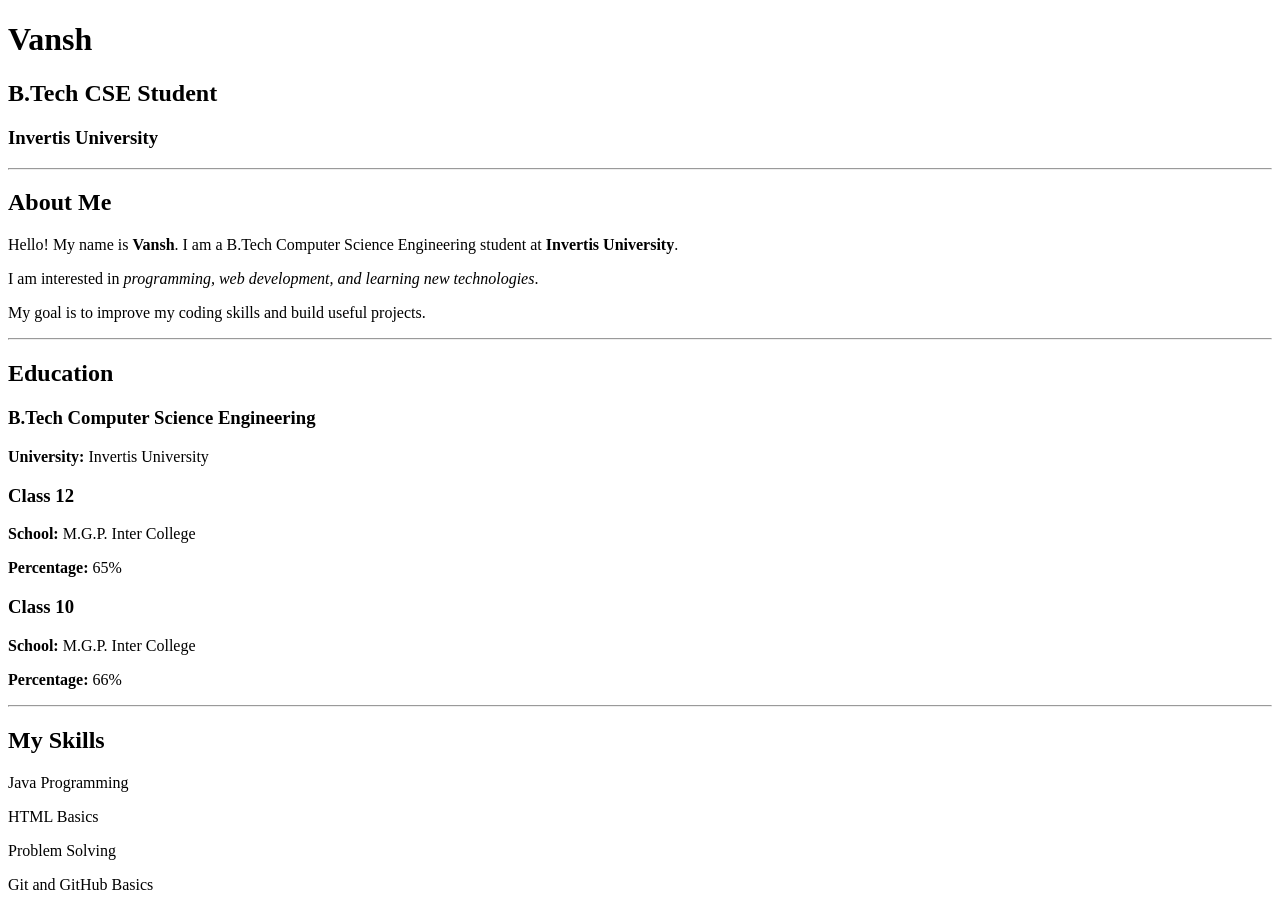
<file: week 2/index.html>
<!DOCTYPE html>
<html lang="en">
<head>
    <meta charset="UTF-8">
    <meta name="viewport" content="width=device-width, initial-scale=1.0">
    <title>Vansh - My resume</title>
</head>
<body>
    <h1>Vansh</h1>
    <h2>B.Tech CSE Student</h2>
    
    <h3>Invertis University</h3>
<!--About me section -->
<hr>
    <h2>About Me</h2>
<p>
    Hello! My name is <strong>Vansh</strong>.
    I am a B.Tech Computer Science Engineering student
    at <strong>Invertis University</strong>.
</p>

<p>
    I am interested in <em>programming, web development,
    and learning new technologies</em>.
</p>

<p>
    My goal is to improve my coding skills and build
    useful projects.
</p>
<!--Education Section -->
<hr>
<div id="education" class="section">

    <h2>Education</h2>

    <h3>B.Tech Computer Science Engineering</h3>
    <p><strong>University:</strong> Invertis University</p>

    <h3>Class 12</h3>
    <p><strong>School:</strong> M.G.P. Inter College</p>
    <p><strong>Percentage:</strong> 65%</p>

    <h3>Class 10</h3>
    <p><strong>School:</strong> M.G.P. Inter College</p>
    <p><strong>Percentage:</strong> 66%</p>

</div>
<!-- skill section -->
 <hr>
 <div id="skills" class="section">
    <h2>My Skills</h2>
    <p>Java Programming</p>
    <p>HTML Basics</p>
    <p>Problem Solving</p>
    <p>Git and GitHub Basics</p>

</div>
</body>
</html>
</file>
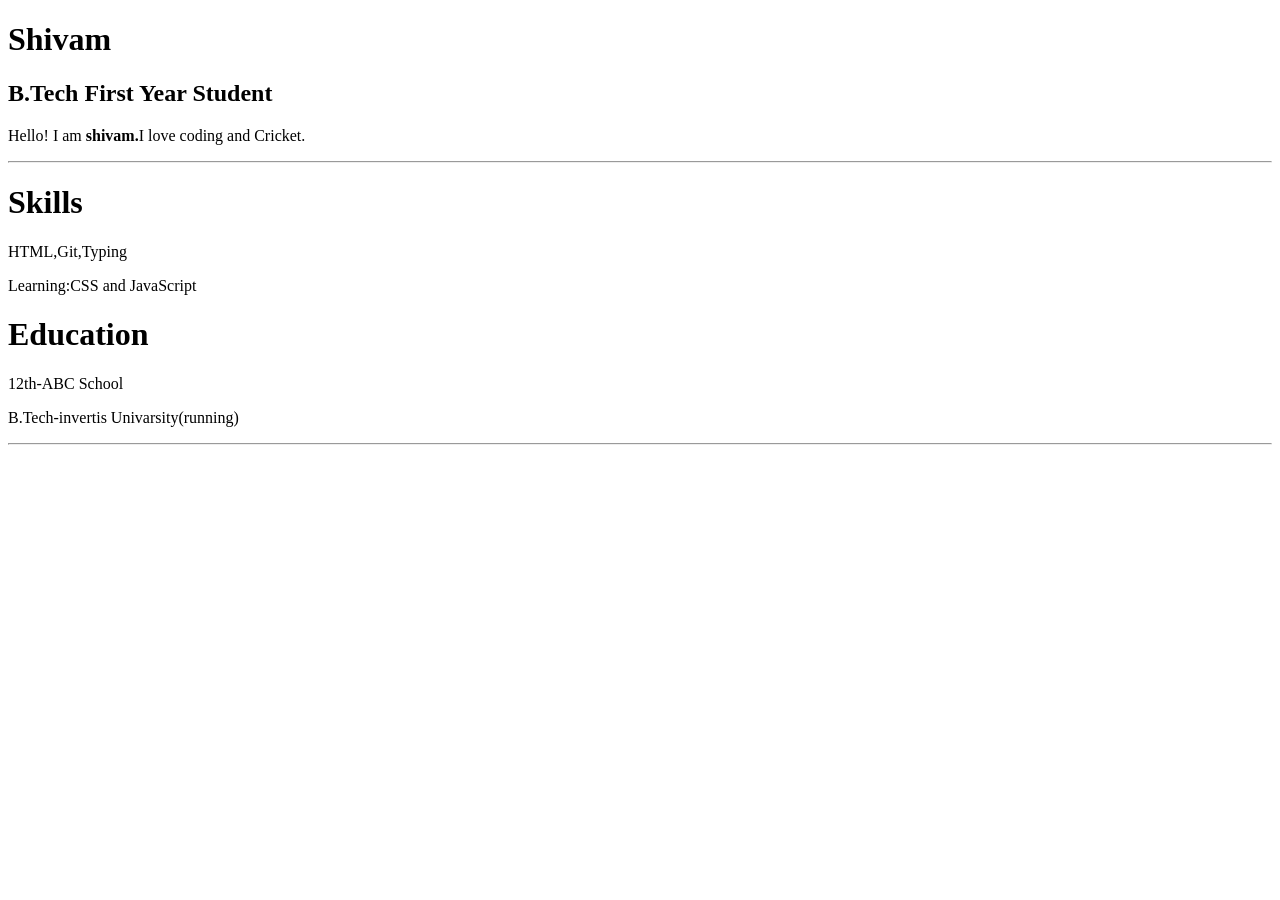
<file: Week2/index.html>
<!DOCTYPE html>
<html lang="en">
<head>
    <meta charset="UTF-8">
    <meta name="viewport" content="width=device-width, initial-scale=1.0">
    <title>Hello</title>
</head>
<body>
    <h1>Shivam</h1>
    <h2>B.Tech First Year Student</h2>
    <p>Hello! I am <b>shivam.</b>I love coding and Cricket.</p>
    <hr>
    <div id="1">
        <h1>Skills</h1>
        <p>HTML,Git,Typing  </p>
        <p>Learning:CSS and JavaScript</p>
        </div>
        <div class="a">
        <h1>Education</h1>
        <p>12th-ABC School</p>
        <p>B.Tech-invertis Univarsity(running)</p>
    </div>
    <hr>
    
    
</body>
</html>
</file>
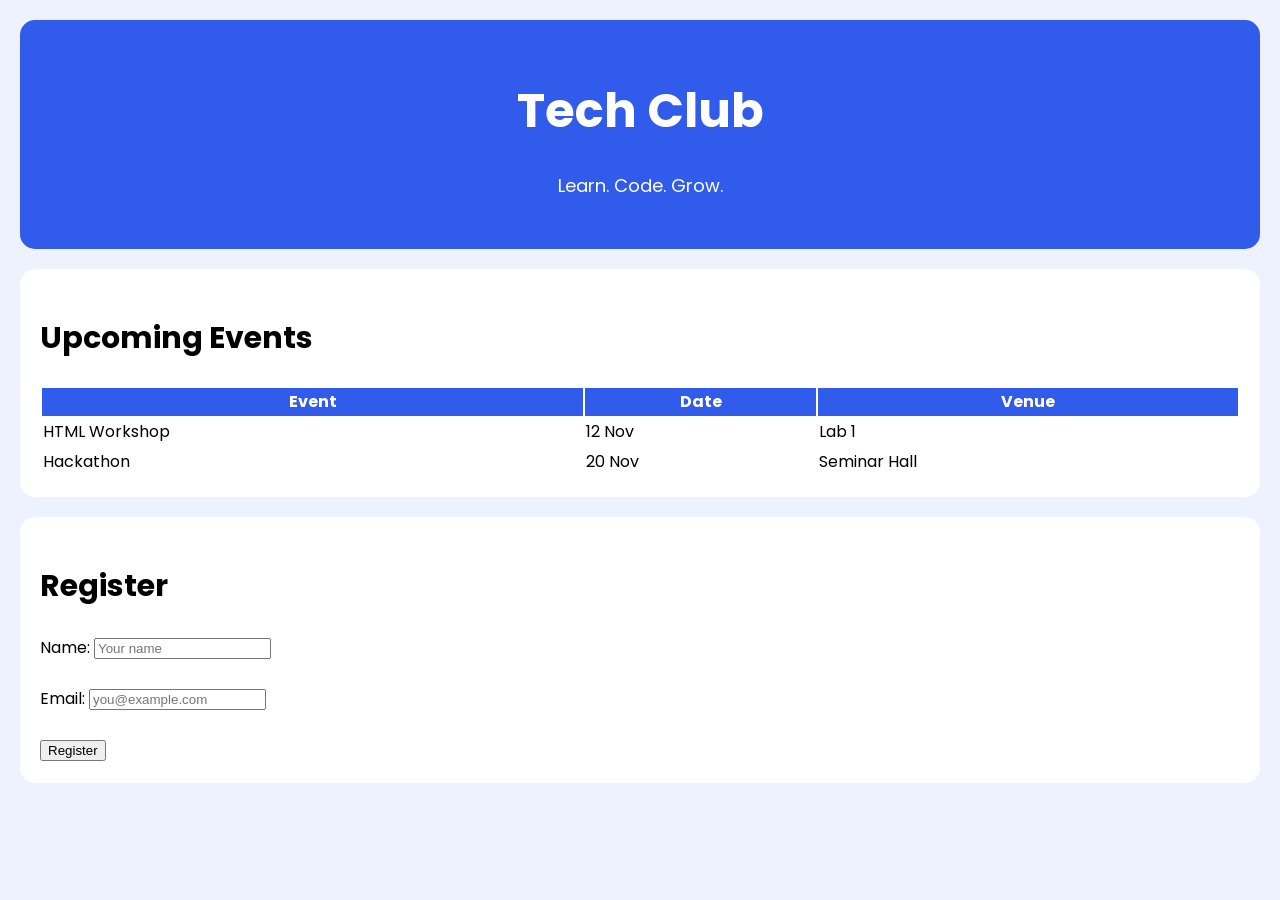
<file: week5/index.html>
<!DOCTYPE html>
<html lang="en">
<head>
    <meta charset="UTF-8">
    <meta name="viewport" content="width=device-width, initial-scale=1.0">
    <title>Tech Club</title>
<link href="https://fonts.googleapis.com/css2?family=Poppins:wght@400;600;700&display=swap" rel="stylesheet">
    <style>
        * {
    box-sizing: border-box;
}

h1 {
    font-size: 48px;
}

.card {
    background-color: white;
    padding: 20px;
    margin-top: 20px;
    border-radius: 15px;
}

#hero {
    background-color: #315bea;
    color: white;
    text-align: center;
    padding: 30px;
    border-radius: 15px;
}
        body {
            background-color: #eef2ff;
            font-family: Georgia, serif;
            margin: 20px;
        }

        #hero {
            background-color: #315bea;
            color: white;
            text-align: center;
            padding: 30px;
            border-radius: 15px;
        }

        .card {
            background-color: white;
            padding: 20px;
            margin-top: 20px;
            border-radius: 15px;
        }
        body {
    font-family: 'Poppins', sans-serif;
    background-color: #eef2ff;
    margin: 20px;
    line-height: 1.6;
}

h1 {
    font-size: 48px;
    line-height: 1.2;
}

h2 {
    font-size: 30px;
}

p {
    font-size: 18px;
}

#hero {
    background-color: #315bea;
    color: white;
    text-align: center;
    padding: 30px;
    border-radius: 15px;
}
    </style>
</head>
<body>

    <header id="hero">
        <h1>Tech Club</h1>
        <p>Learn. Code. Grow.</p>
    </header>

    <section class="card">
        <h2>Upcoming Events</h2>
        <table width="100%">
            <tr style="background-color:#315bea; color:white;">
                <th>Event</th>
                <th>Date</th>
                <th>Venue</th>
            </tr>
            <tr>
                <td>HTML Workshop</td>
                <td>12 Nov</td>
                <td>Lab 1</td>
            </tr>
            <tr>
                <td>Hackathon</td>
                <td>20 Nov</td>
                <td>Seminar Hall</td>
            </tr>
        </table>
        
    </section>

    <section class="card">
        <h2>Register</h2>
        <form>
            <label for="name">Name:</label>
            <input type="text" id="name" placeholder="Your name">
            <br><br>

            <label for="email">Email:</label>
            <input type="email" id="email" placeholder="you@example.com">
            <br><br>

            <button type="submit">Register</button>
        </form>
    </section>


</body>
</html>
</file>
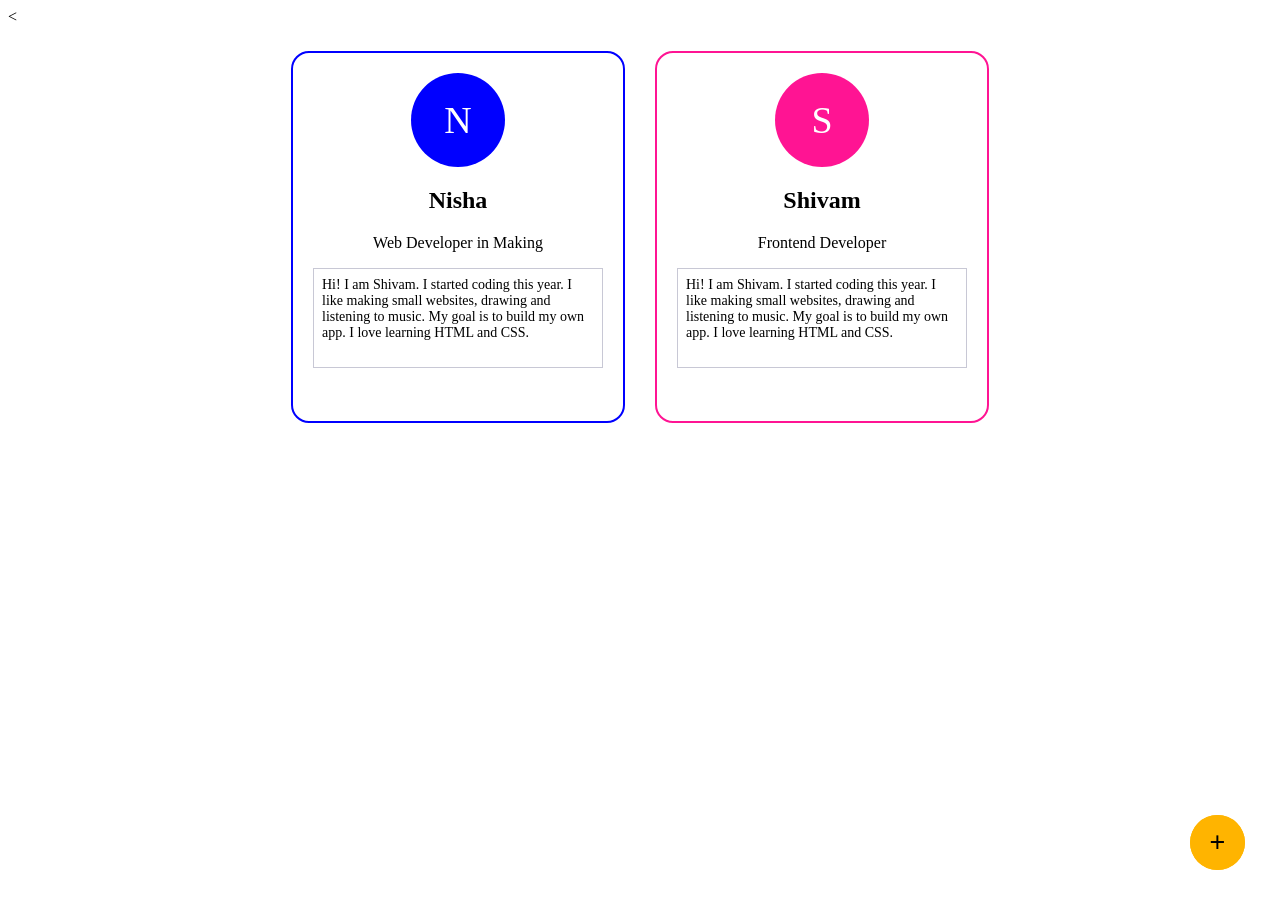
<file: week6/index.html>
<<!DOCTYPE html>
<html>
<head>
    <title>My Profile Page</title>
    <link rel="stylesheet" href="style.css">
    <link rel="stylesheet" href="style.css">
</head>
<body>

<main class="profile-container">

    <!-- Blue Card -->
    <div class="profile-card blue-card">

        <div class="avatar blue-avatar">N</div>

        <h2>Nisha</h2>

        <p>Web Developer in Making</p>
<div class="bio">
    Hi! I am Shivam. I started coding this year.
    I like making small websites, drawing and
    listening to music. My goal is to build my
    own app. I love learning HTML and CSS.
</div>
<button class="add-btn">+</button>
    </div>

    <!-- Pink Card -->
    <div class="profile-card pink-card">

        <div class="avatar pink-avatar">S</div>

        <h2>Shivam</h2>

        <p>Frontend Developer</p>
        <div class="bio">
    Hi! I am Shivam. I started coding this year.
    I like making small websites, drawing and
    listening to music. My goal is to build my
    own app. I love learning HTML and CSS.
</div>
<button class="add-btn">+</button>
    </div>


</main>

</body>
</html>
</file>
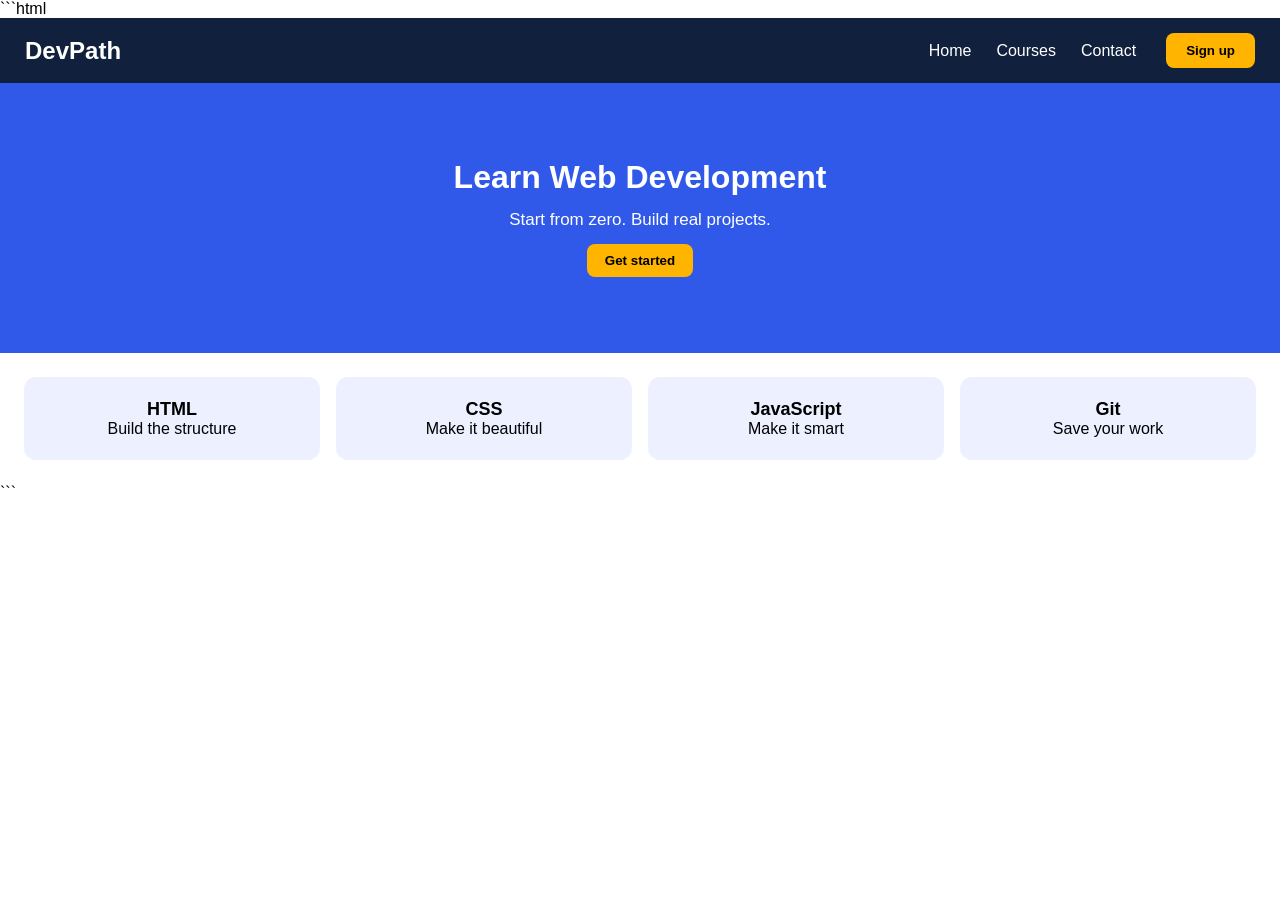
<file: week7/index.html>
```html
<!DOCTYPE html>
<html lang="en">
<head>
    <meta charset="UTF-8">
    <meta name="viewport" content="width=device-width, initial-scale=1.0">
    <title>DevPath Landing Page</title>
    <link rel="stylesheet" href="style.css">
</head>
<body>

    <!-- 7.1 Navbar -->
    <nav class="navbar">

        <div class="logo">DevPath</div>

        <div class="nav-right">

            <div class="nav-links">
                <a href="#">Home</a>
                <a href="#">Courses</a>
                <a href="#">Contact</a>
            </div>

            <button class="signup-btn">Sign up</button>

        </div>

    </nav>


    <!-- 7.2 Banner -->
    <section class="banner">

        <h1>Learn Web Development</h1>

        <p>Start from zero. Build real projects.</p>

        <button class="start-btn">Get started</button>

    </section>


    <!-- 7.3 Cards -->
    <section class="cards-container">

        <div class="card">
            <h3>HTML</h3>
            <p>Build the structure</p>
        </div>

        <div class="card">
            <h3>CSS</h3>
            <p>Make it beautiful</p>
        </div>

        <div class="card">
            <h3>JavaScript</h3>
            <p>Make it smart</p>
        </div>

        <div class="card">
            <h3>Git</h3>
            <p>Save your work</p>
        </div>

    </section>

</body>
</html>

```
</file>
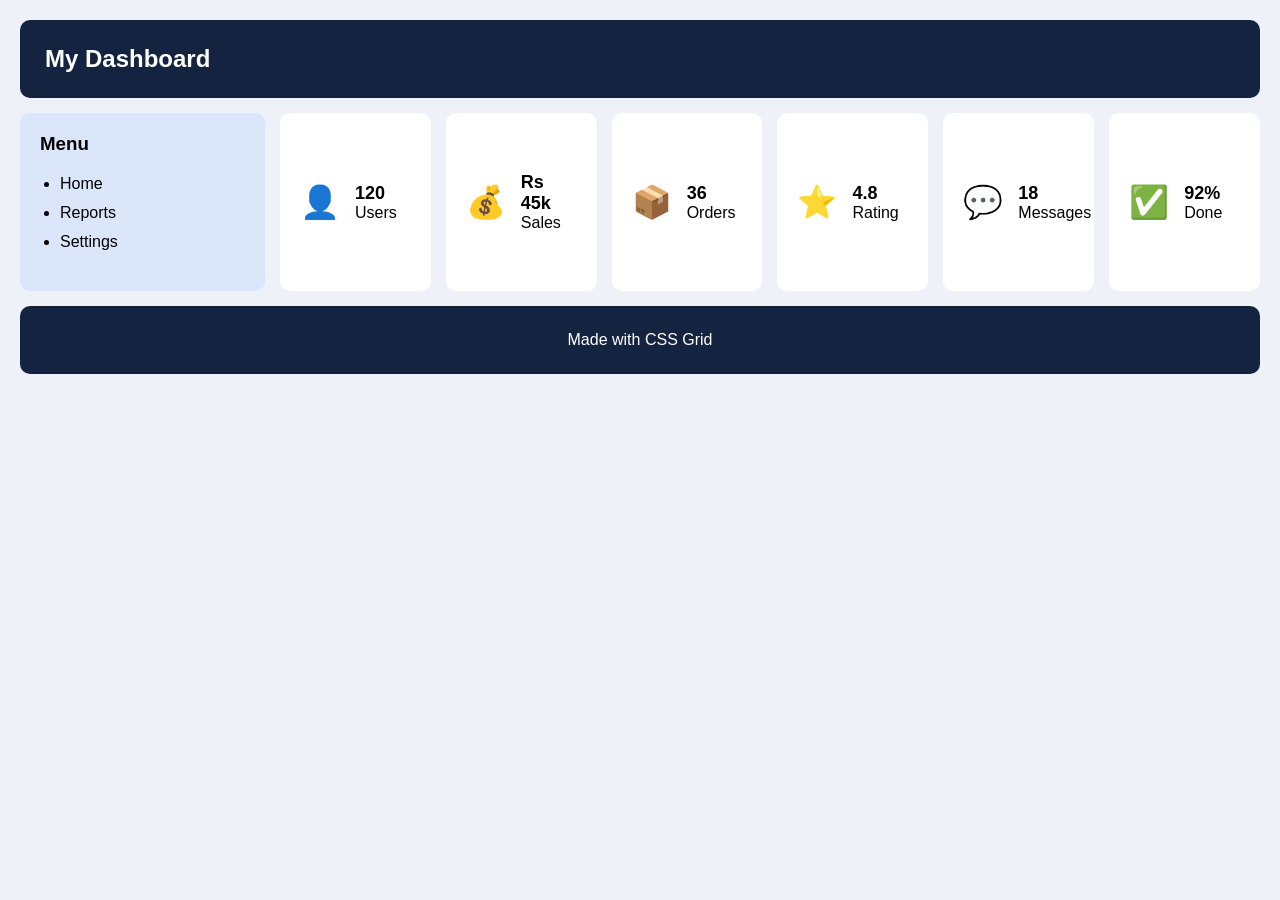
<file: week8/index.html>
<!DOCTYPE html>
<html lang="en">
<head>
    <meta charset="UTF-8">
    <meta name="viewport" content="width=device-width, initial-scale=1.0">
    <title>CSS Grid Dashboard </title>
    <link rel="stylesheet" href="style.css">
</head>
<body>

    

    <div class="dashboard">

        <header class="head">
            <h2>My Dashboard</h2>
        </header>

        <aside class="side">
            <h3>Menu</h3>
            <ul>
                <li>Home</li>
                <li>Reports</li>
                <li>Settings</li>
            </ul>
        </aside>

        
           <main class="main">

    <div class="box">
        <span class="icon">👤</span>
        <div>
            <h3>120</h3>
            <p>Users</p>
        </div>
    </div>

    <div class="box">
        <span class="icon">💰</span>
        <div>
            <h3>Rs 45k</h3>
            <p>Sales</p>
        </div>
    </div>

    <div class="box">
        <span class="icon">📦</span>
        <div>
            <h3>36</h3>
            <p>Orders</p>
        </div>
    </div>

    <div class="box">
        <span class="icon">⭐</span>
        <div>
            <h3>4.8</h3>
            <p>Rating</p>
        </div>
    </div>

    <div class="box">
        <span class="icon">💬</span>
        <div>
            <h3>18</h3>
            <p>Messages</p>
        </div>
    </div>

    <div class="box">
        <span class="icon">✅</span>
        <div>
            <h3>92%</h3>
            <p>Done</p>
        </div>
    </div>

</main>
        

        <footer class="foot">
            Made with CSS Grid
        </footer>

    </div>

</body>
</html>
</file>
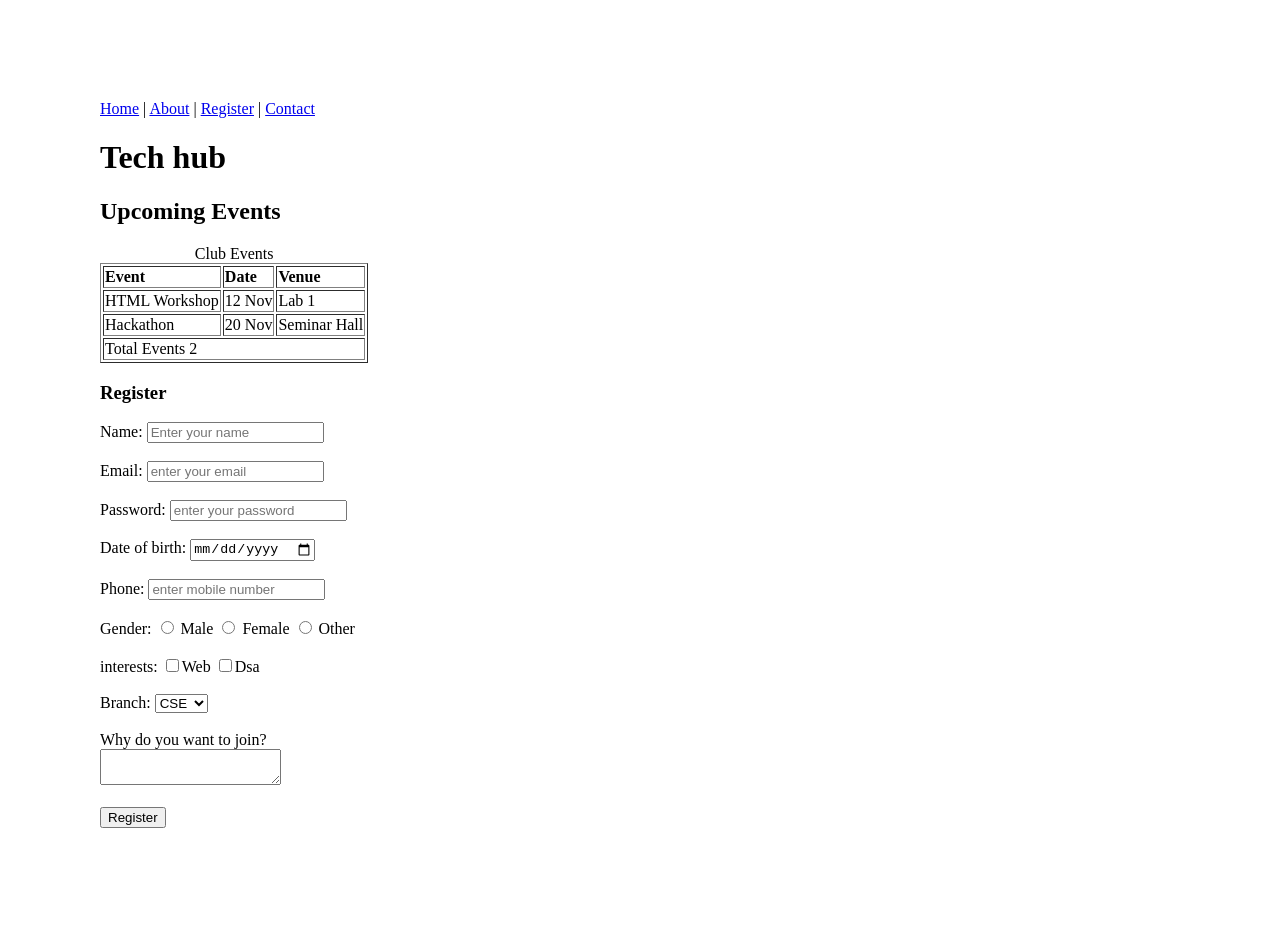
<file: indexs.html>
<!DOCTYPE html>
<html lang="en">
<head>
    <meta charset="UTF-8">
    <meta name="viewport" content="width=device-width, initial-scale=1.0">
     <meta name="author" content="Tech Club">
     <link rel="icon" href="fevicon png">
    <title>Document</title>
    <style>
    body {
        text-align: left;
        margin: 100px;
    }
</style>

</head>
<body>
    <nav>
        <a href="index.html">Home</a> |
        <a href="about.html">About</a> |
        <a href="register.html">Register</a> |
        <a href="contact.html">Contact</a>
    </nav>
    <h1>Tech hub</h1>
    <h2>Upcoming Events</h2>
    <table border="1">
        <caption>Club Events</caption>
        <thead>
        <tr>
            <th>Event</th>
            <th>Date</th>
            <th>Venue</th>
        </tr>
        </thead>
        <tbody>
         <tr>
            <td>HTML Workshop</td>
            <td>12 Nov</td>
            <td>Lab 1</td>
        </tr>
        
        <tr>
            <td>Hackathon</td>
            <td>20 Nov</td>
            <td>Seminar Hall</td>
        </tr>
        </tbody>

        <tfoot>
     <tr> <td colspan="3">Total Events 2</td></tr>
    </tfoot></table>
        
    
  <form id="my form">
        <h3>Register</h3>
        <label > Name:</label>
         <input type="text" id="name"
        placeholder="Enter your name" required>
        <br>
        <br>
        <label for="">Email:</label>
        <input type="email"
        id="email"
        placeholder="enter your email" required>
<br>
<br>
        <label for="">Password:</label>
        <input type="password"
        id="password"
        placeholder="enter your password" required>
<br><br>

<label for="dob">Date of birth:</label>
<input type="date" name="dob"iddob>
<br><br>
<label for="ph.n.">Phone:</label>
<input type="number"placeholder="enter mobile number"required>
<br><br>
<label for="">Gender:</label>
<label><input type="radio" name="gender" value="Male"> Male</label>
<label><input type="radio" name="gender" value="Female"> Female</label>
<label><input type="radio" name="gender" value="Other"> Other</label>

<br><br>

<label for="">interests:</label>
<label><input type="checkbox"name="java" value="web">Web</label>
<label><input type="checkbox"name="java"value="Dsa">Dsa</label>

<br><br>
<label for="">Branch:</label>
<select name="" id="Branch:">Branch
<option>CSE</option>
<option>WEB</option>
</select>
<br><br>
<label for="">Why do you want to join?</label>
<br>
<textarea id="message"></textarea>
<br><br>
<button>Register</button>
    </form>

    
</body>
</html>
</file>
<file: week6/style.css>
/* Profile Container */

.profile-container {
    display: flex;
    justify-content: center;
    gap: 30px;
    padding: 25px;
}

/* Profile Card */

.profile-card {
    width: 290px;
    height: 328px;
    background: white;
    border: 2px solid;
    border-radius: 18px;
    padding: 20px;
    text-align: center;
}

/* Avatar */

.avatar {
    width: 94px;
    height: 94px;
    border-radius: 50%;
    color: white;
    font-size: 38px;

    display: flex;
    justify-content: center;
    align-items: center;

    margin: 0 auto 20px;
}

/* Blue Version */

.blue-card {
    border-color: blue;
}

.blue-avatar {
    background: blue;
}

/* Pink Version */

.pink-card {
    border-color: deeppink;
}

.pink-avatar {
    background: deeppink;
}
.bio {
    height: 82px;
    border: 1px solid #c8c8d5;
    padding: 8px;
    text-align: left;
    font-size: 14px;
    overflow: auto;
}
header {
    position: sticky;
    top: 0;
    z-index: 5;

    background: #11213d;
    color: white;
    text-align: center;
    padding: 15px;
}
.add-btn {
    position: fixed;
    right: 35px;
    bottom: 30px;

    width: 55px;
    height: 55px;

    border: none;
    border-radius: 50%;

    background: #ffb400;
    font-size: 27px;

    cursor: pointer;
    z-index: 10;
}
</file>
<file: week7/style.css>
/* BASIC RESET */

* {
    margin: 0;
    padding: 0;
    box-sizing: border-box;
}

body {
    font-family: Arial, sans-serif;
}


/* 7.1 NAVBAR */

.navbar {
    display: flex;
    justify-content: space-between;
    align-items: center;

    background: #11213d;
    color: white;
    padding: 15px 25px;
}

.logo {
    font-size: 24px;
    font-weight: bold;
}

.nav-right {
    display: flex;
    align-items: center;
    gap: 30px;
}

.nav-links {
    display: flex;
    gap: 25px;
}

.nav-links a {
    color: white;
    text-decoration: none;
}

.signup-btn {
    background: #ffb400;
    padding: 10px 20px;
    border: none;
    border-radius: 8px;
    font-weight: bold;
}


/* 7.2 BANNER */

.banner {
    height: 270px;
    background: #3159e9;
    color: white;

    display: flex;
    flex-direction: column;
    justify-content: center;
    align-items: center;

    text-align: center;
    gap: 14px;
}

.banner h1 {
    font-size: 32px;
}

.banner p {
    font-size: 17px;
}

.start-btn {
    background: #ffb400;
    padding: 9px 18px;
    border: none;
    border-radius: 8px;
    font-weight: bold;
}


/* 7.3 CARDS */

.cards-container {
    display: flex;
    flex-wrap: wrap;
    gap: 16px;
    padding: 24px;
}

.card {
    flex: 1 1 200px;
    min-height: 83px;

    background: #edf1ff;
    border-radius: 12px;

    display: flex;
    flex-direction: column;
    justify-content: center;
    align-items: center;

    text-align: center;
}

.card h3 {
    font-size: 18px;
}

.card p {
    font-size: 16px;
}
/* Tablet screen */
@media (max-width: 768px) {
    .navbar {
        padding: 12px;
    }

    .nav-right {
        gap: 12px;
    }

    .nav-links {
        gap: 12px;
    }

    .banner h1 {
        font-size: 26px;
    }
}

/* Mobile screen */
@media (max-width: 480px) {
    .navbar {
        flex-direction: column;
        gap: 15px;
    }

    .nav-right {
        flex-direction: column;
        gap: 12px;
    }

    .nav-links {
        gap: 15px;
    }

    .banner h1 {
        font-size: 22px;
    }

    .cards-container {
        padding: 12px;
    }
}
</file>
<file: week8/style.css>
* {
    margin: 0;
    padding: 0;
    box-sizing: border-box;
}

body {
    font-family: Arial, sans-serif;
    background: #eef2f8;
    padding: 20px;
}

.dashboard {
    display: grid;
    grid-template-columns: 1fr 4fr;
    grid-template-areas:
        "head head"
        "side main"
        "foot foot";
    gap: 15px;
}

.head {
    grid-area: head;
    background: #14233f;
    color: white;
    padding: 25px;
    border-radius: 10px;
}

.side {
    grid-area: side;
    background: #dce6fa;
    padding: 20px;
    border-radius: 10px;
}

.side ul {
    padding: 15px 20px;
    line-height: 1.8;
}

.main {
    grid-area: main;
    display: grid;
    grid-template-columns: repeat(auto-fit, minmax(150px, 1fr));
    gap: 15px;
}

.foot {
    grid-area: foot;
    background: #14233f;
    color: white;
    text-align: center;
    padding: 25px;
    border-radius: 10px;
}
.box {
    background: white;
    padding: 20px;
    border-radius: 10px;

    display: flex;
    align-items: center;
    gap: 15px;
}

.icon {
    font-size: 32px;
}

.box h3 {
    font-size: 18px;
}

.box p {
    font-size: 16px;
}
</file>
